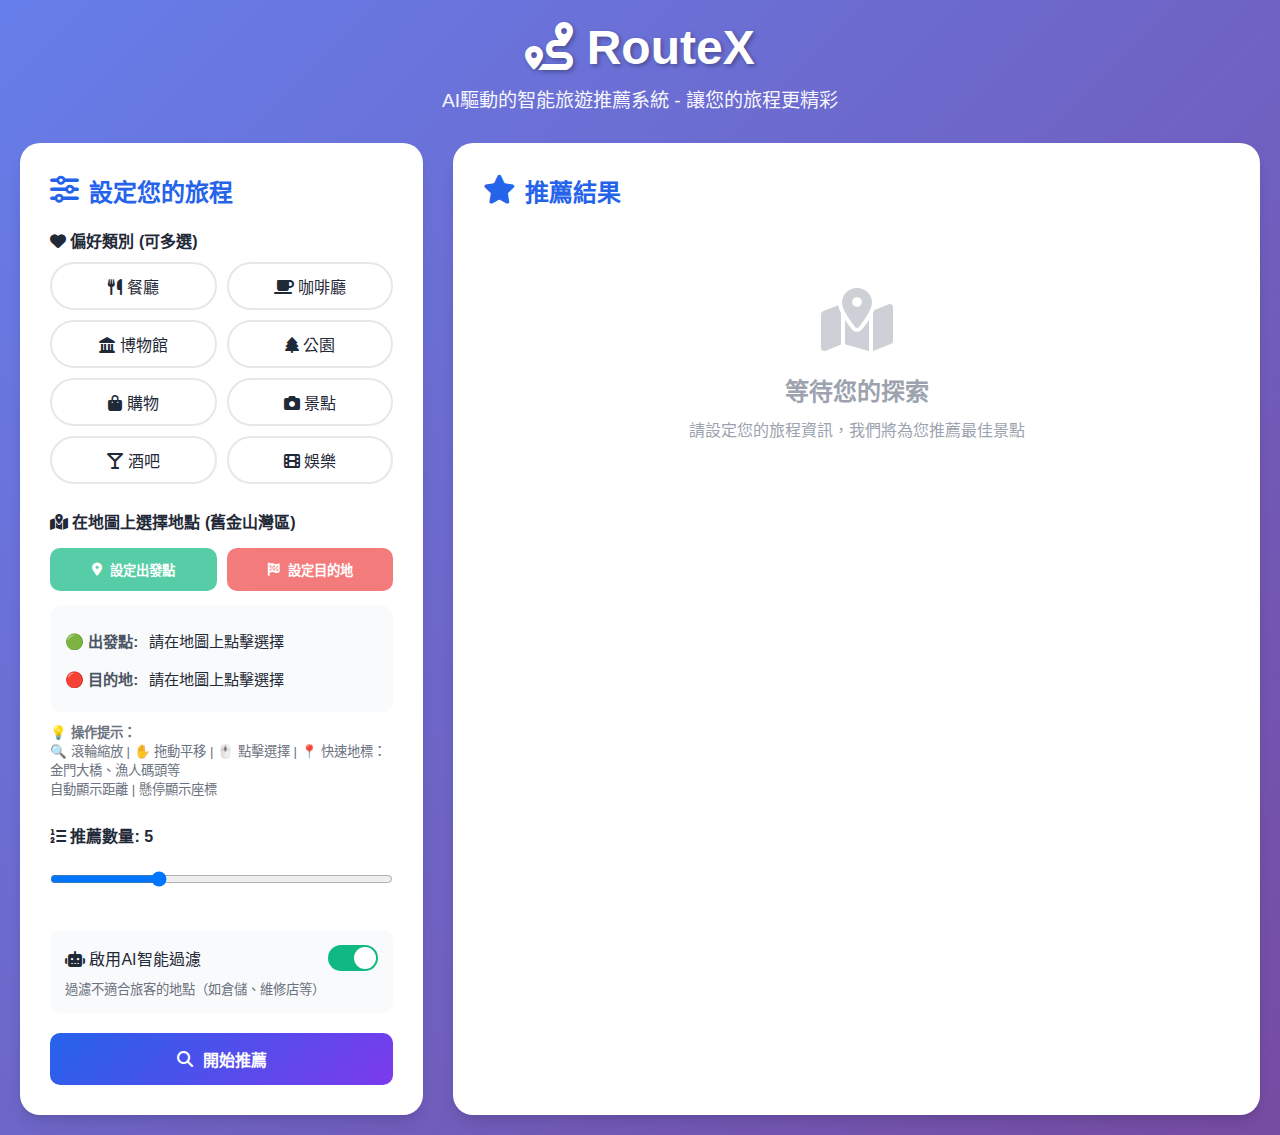
<file: templates/index.html>
<!DOCTYPE html>
<html lang="zh-TW">
<head>
    <meta charset="UTF-8">
    <meta name="viewport" content="width=device-width, initial-scale=1.0">
    <title>RouteX - 智能旅遊推薦系統</title>
    <link rel="stylesheet" href="/static/css/style.css">
    <link rel="stylesheet" href="/static/lib/fontawesome/all.min.css">
</head>
<body>
    <div class="container">
        <!-- Header -->
        <div class="header">
            <h1><i class="fas fa-route"></i> RouteX</h1>
            <p>AI驅動的智能旅遊推薦系統 - 讓您的旅程更精彩</p>
        </div>

        <!-- Main Content -->
        <div class="main-content">
            <!-- Input Panel -->
            <div class="input-panel">
                <h2 class="section-title">
                    <i class="fas fa-sliders-h"></i>
                    設定您的旅程
                </h2>

                <form id="recommendForm">
                    <!-- 偏好類別 -->
                    <div class="form-group">
                        <label>
                            <i class="fas fa-heart"></i> 偏好類別 (可多選)
                        </label>
                        <div class="category-grid">
                            <div class="category-chip" data-category="Restaurant">
                                <i class="fas fa-utensils"></i> 餐廳
                            </div>
                            <div class="category-chip" data-category="Cafe">
                                <i class="fas fa-coffee"></i> 咖啡廳
                            </div>
                            <div class="category-chip" data-category="Museum">
                                <i class="fas fa-landmark"></i> 博物館
                            </div>
                            <div class="category-chip" data-category="Park">
                                <i class="fas fa-tree"></i> 公園
                            </div>
                            <div class="category-chip" data-category="Shopping">
                                <i class="fas fa-shopping-bag"></i> 購物
                            </div>
                            <div class="category-chip" data-category="Tourist Attraction">
                                <i class="fas fa-camera"></i> 景點
                            </div>
                            <div class="category-chip" data-category="Bar">
                                <i class="fas fa-glass-martini"></i> 酒吧
                            </div>
                            <div class="category-chip" data-category="Entertainment">
                                <i class="fas fa-film"></i> 娛樂
                            </div>
                        </div>
                    </div>

                    <!-- 地點選擇地圖 -->
                    <div class="form-group">
                        <label>
                            <i class="fas fa-map-marked-alt"></i> 在地圖上選擇地點 (舊金山灣區)
                        </label>
                        <div id="locationPickerMap" style="margin-bottom: 15px;"></div>
                        <div style="display: flex; gap: 10px; margin-bottom: 15px;">
                            <button type="button" id="setStartBtn" class="location-btn" style="flex: 1; background: #10b981;">
                                <i class="fas fa-map-marker-alt"></i> 設定出發點
                            </button>
                            <button type="button" id="setEndBtn" class="location-btn" style="flex: 1; background: #ef4444;">
                                <i class="fas fa-flag-checkered"></i> 設定目的地
                            </button>
                        </div>
                        <div class="location-display">
                            <div class="location-item">
                                <strong>🟢 出發點:</strong> 
                                <span id="startLocationDisplay">請在地圖上點擊選擇</span>
                            </div>
                            <div class="location-item">
                                <strong>🔴 目的地:</strong> 
                                <span id="endLocationDisplay">請在地圖上點擊選擇</span>
                            </div>
                        </div>
                        <small style="color: #6b7280; margin-top: 10px; display: block;">
                            💡 <strong>操作提示：</strong><br>
                            🔍 滾輪縮放 | ✋ 拖動平移 | 🖱️ 點擊選擇 | 📍 快速地標：金門大橋、漁人碼頭等<br>
                            自動顯示距離 | 懸停顯示座標
                        </small>
                        <input type="hidden" id="startLocation" required>
                        <input type="hidden" id="endLocation" required>
                    </div>

                    <!-- 推薦數量 -->
                    <div class="form-group">
                        <label for="topK">
                            <i class="fas fa-list-ol"></i> 推薦數量: <span id="topKValue">5</span>
                        </label>
                        <input 
                            type="range" 
                            id="topK" 
                            class="form-control" 
                            min="3" 
                            max="10" 
                            value="5"
                            style="cursor: pointer;"
                        >
                    </div>

                    <!-- LLM過濾開關 -->
                    <div class="settings-toggle">
                        <label class="toggle-switch">
                            <span>
                                <i class="fas fa-robot"></i> 啟用AI智能過濾
                            </span>
                            <input type="checkbox" id="enableLLM" checked>
                        </label>
                        <small style="color: #6b7280; margin-top: 8px; display: block;">
                            過濾不適合旅客的地點（如倉儲、維修店等）
                        </small>
                    </div>

                    <!-- 提交按鈕 -->
                    <button type="submit" class="btn btn-primary" id="submitBtn">
                        <i class="fas fa-search"></i>
                        開始推薦
                    </button>
                </form>
            </div>

            <!-- Results Panel -->
            <div class="results-panel">
                <h2 class="section-title">
                    <i class="fas fa-star"></i>
                    推薦結果
                </h2>

                <!-- Empty State -->
                <div id="emptyState" class="empty-state">
                    <i class="fas fa-map-marked-alt"></i>
                    <h3>等待您的探索</h3>
                    <p>請設定您的旅程資訊，我們將為您推薦最佳景點</p>
                </div>

                <!-- Loading State -->
                <div id="loadingState" class="loading" style="display: none;">
                    <div class="spinner"></div>
                    <h3>正在尋找最佳推薦...</h3>
                    <p>AI正在分析您的路線和偏好</p>
                </div>

                <!-- Error State -->
                <div id="errorState" class="error-state" style="display: none;">
                    <i class="fas fa-exclamation-triangle"></i>
                    <h3>發生錯誤</h3>
                    <p id="errorMessage"></p>
                </div>

                <!-- Results Container -->
                <div id="resultsContainer" style="display: none;">
                    <!-- Statistics -->
                    <div class="stats-container">
                        <div class="stat-card">
                            <div class="stat-value" id="statTotal">0</div>
                            <div class="stat-label">推薦景點</div>
                        </div>
                        <div class="stat-card">
                            <div class="stat-value" id="statAvgScore">0.0</div>
                            <div class="stat-label">平均評分</div>
                        </div>
                        <div class="stat-card">
                            <div class="stat-value" id="statExtraTime">0</div>
                            <div class="stat-label">額外時間(分)</div>
                        </div>
                    </div>

                    <!-- Map -->
                    <div class="map-container">
                        <div id="map"></div>
                    </div>

                    <!-- Recommendations -->
                    <div id="recommendationsList" class="recommendations-grid"></div>
                </div>
            </div>
        </div>
    </div>

    <!-- Scripts -->
    <script src="/static/js/offline-map-picker.js"></script>
    <script src="/static/js/offline-result-map.js"></script>
    <script src="/static/js/app.js"></script>
</body>
</html>
</file>
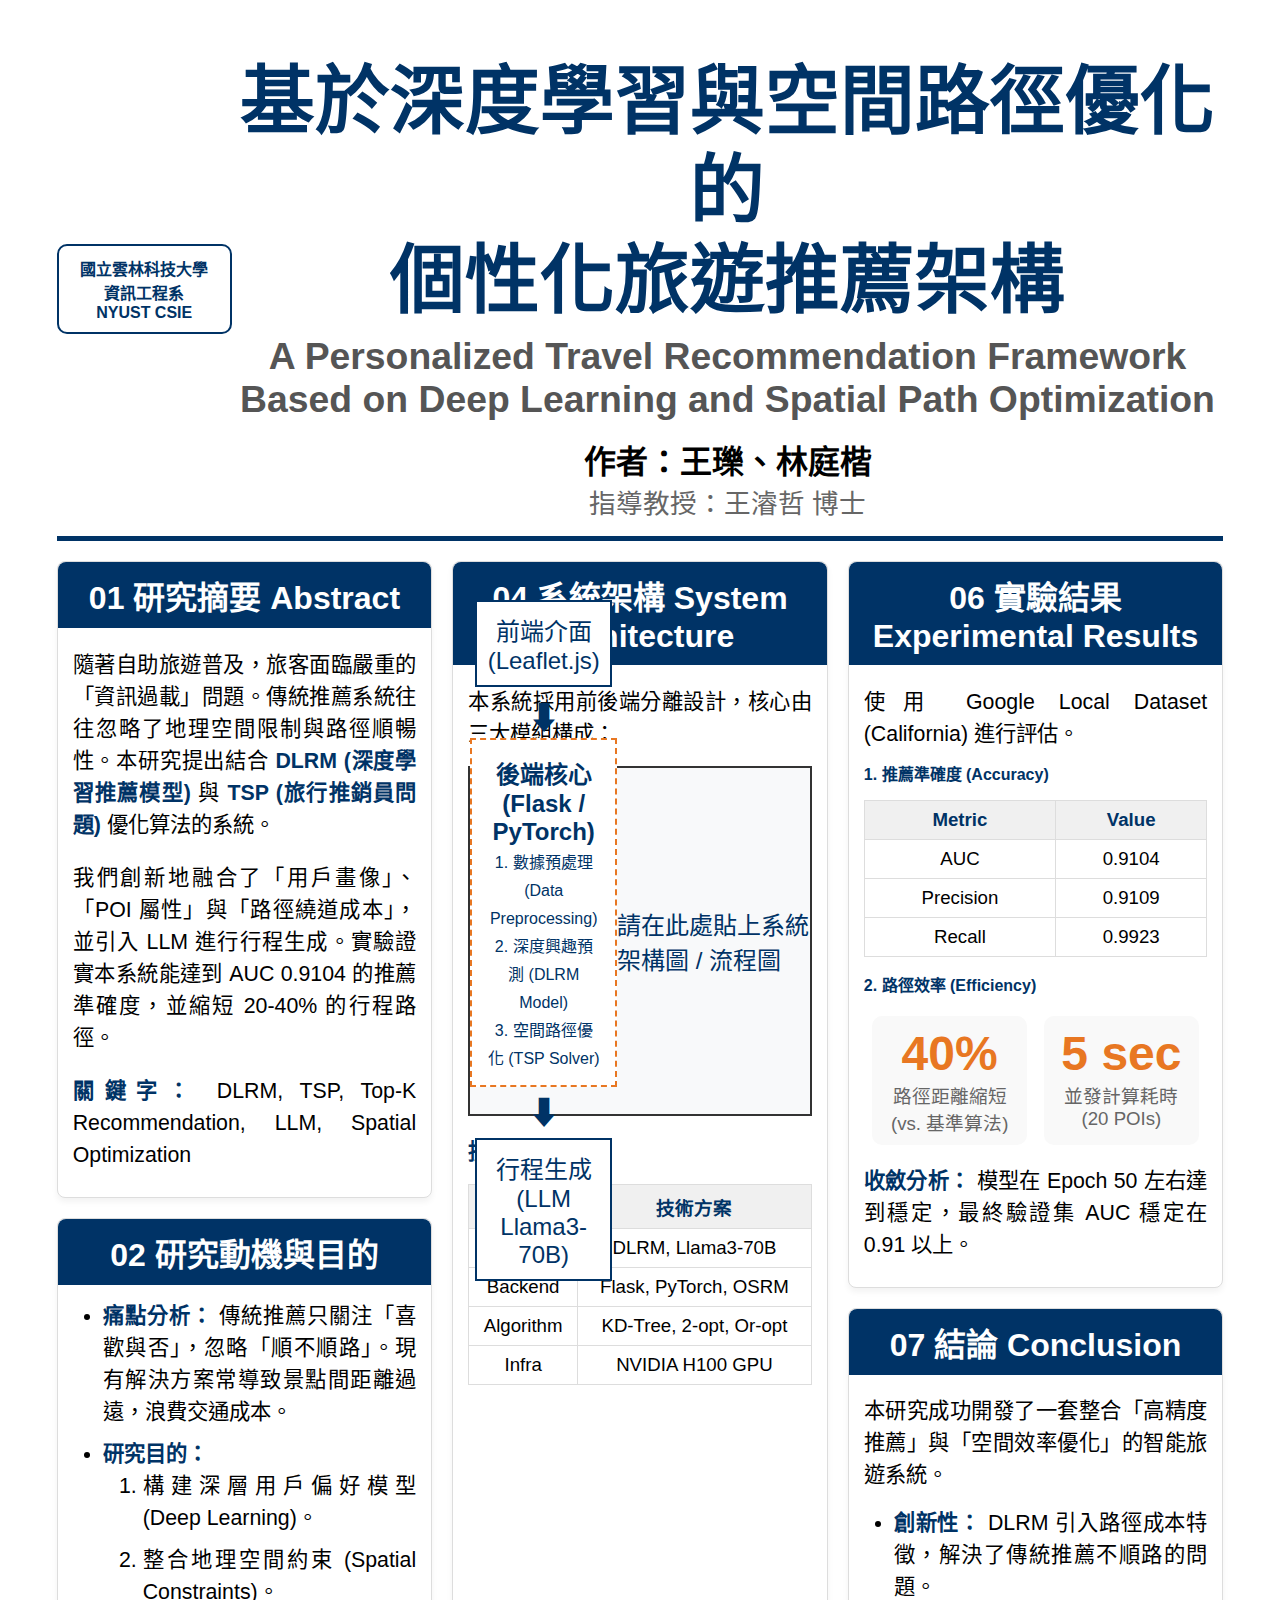
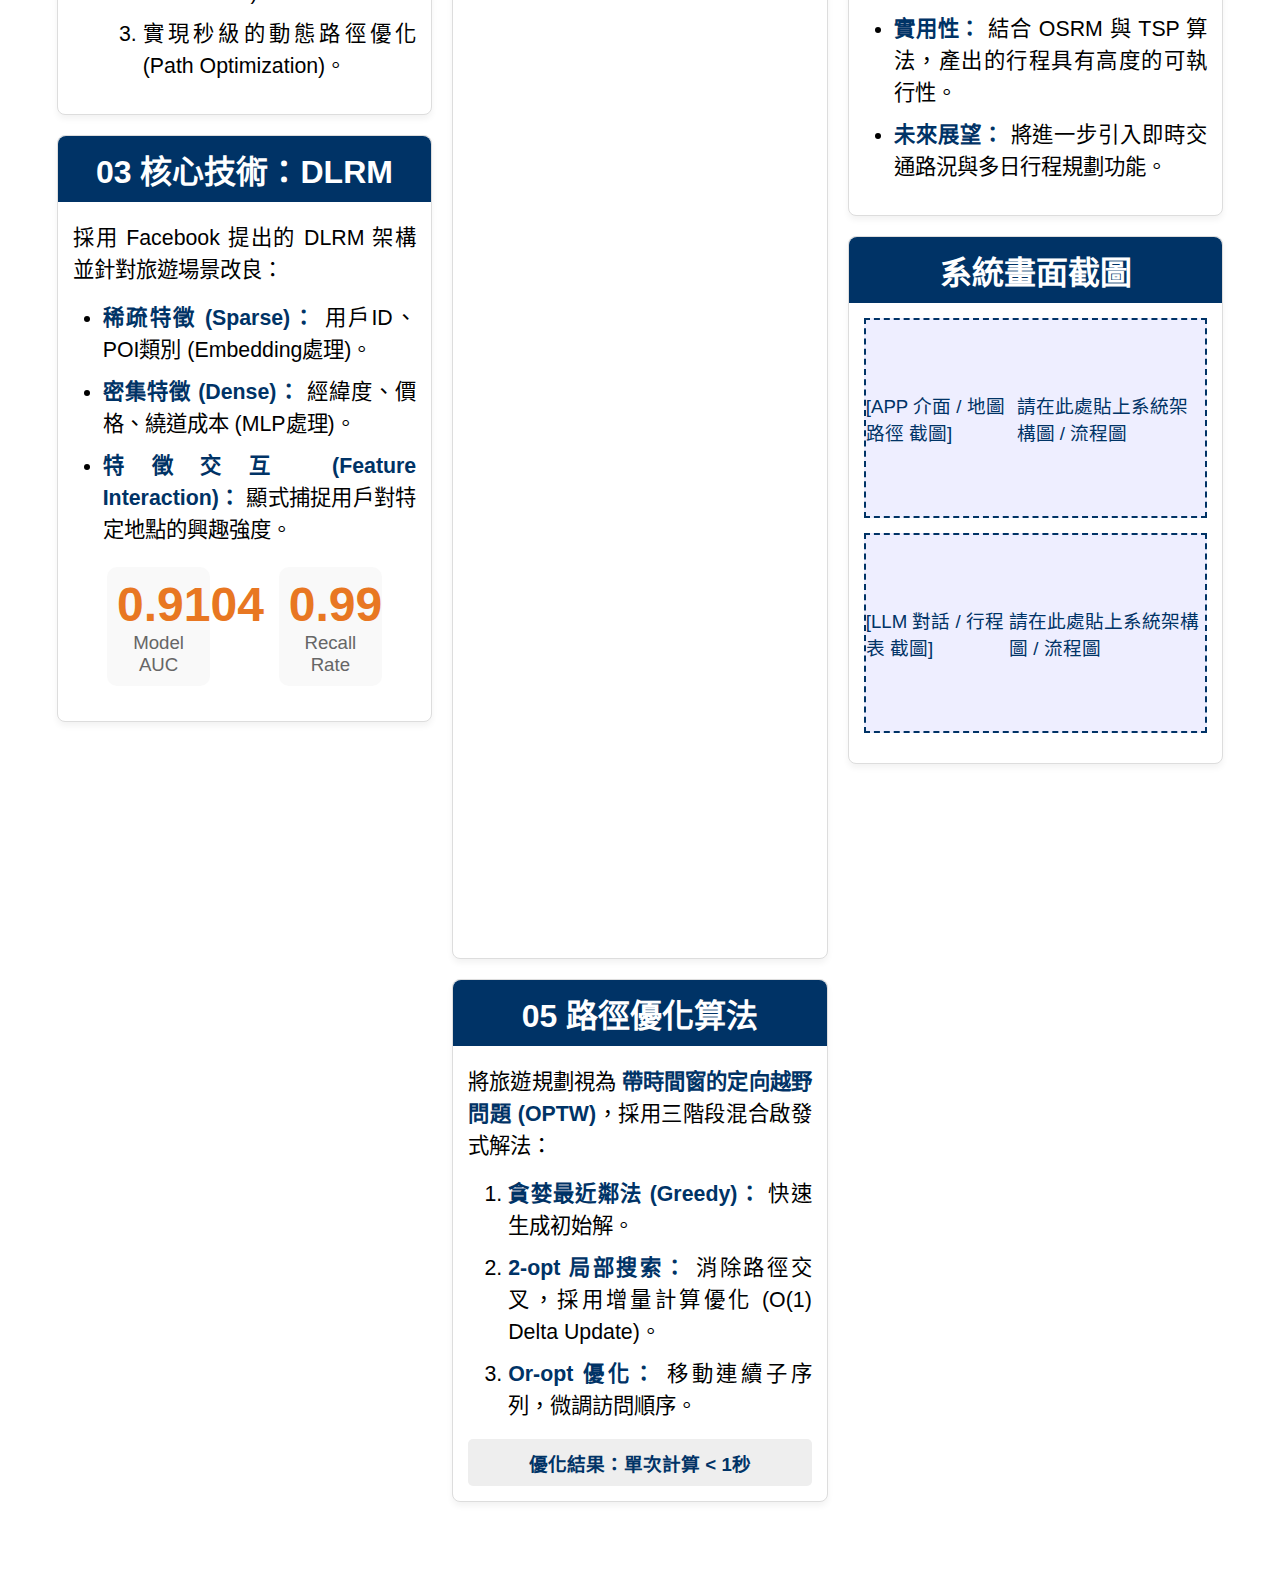
<file: poster.html>
<!DOCTYPE html>
<html lang="zh-TW">
<head>
    <meta charset="UTF-8">
    <meta name="viewport" content="width=device-width, initial-scale=1.0">
    <title>基於深度學習與空間路徑優化的個性化旅遊推薦架構 - A1 Poster</title>
    <style>
        /* A1 Size Setup */
        @page {
            size: A1 portrait; /* 594mm x 841mm */
            margin: 0;
        }

        :root {
            --primary-color: #003366; /* NYUST Blue-ish */
            --accent-color: #E87722; /* Orange for highlights */
            --bg-color: #f4f4f4;
            --text-color: #333;
            --box-bg: #ffffff;
        }

        * {
            box-sizing: border-box;
        }

        body {
            font-family: "Microsoft JhengHei", "Heiti TC", sans-serif;
            background-color: #ccc; /* Background for screen viewing */
            margin: 0;
            padding: 0;
            display: flex;
            justify-content: center;
        }

        /* Poster Container */
        .poster {
            width: 594mm;
            height: 841mm;
            background-color: white;
            display: flex;
            flex-direction: column;
            padding: 15mm;
            box-shadow: 0 0 20px rgba(0,0,0,0.5);
        }

        /* Header Section */
        header {
            display: flex;
            justify-content: space-between;
            align-items: center;
            border-bottom: 5px solid var(--primary-color);
            padding-bottom: 15px;
            margin-bottom: 20px;
        }

        .logo-area {
            width: 15%;
            text-align: center;
            font-weight: bold;
            color: var(--primary-color);
            border: 2px solid var(--primary-color);
            padding: 10px;
            border-radius: 10px;
        }

        .title-area {
            width: 85%;
            text-align: center;
        }

        h1 {
            font-size: 56pt;
            color: var(--primary-color);
            margin: 0;
            line-height: 1.2;
        }

        h2 {
            font-size: 28pt;
            color: #555;
            margin: 10px 0;
        }

        .authors {
            font-size: 24pt;
            font-weight: bold;
            margin-top: 15px;
        }

        .advisor {
            font-size: 20pt;
            color: #666;
        }

        /* Main Grid Layout */
        .content {
            display: grid;
            grid-template-columns: 1fr 1fr 1fr; /* 3 Columns */
            gap: 20px;
            flex-grow: 1;
        }

        /* Content Box Styling */
        .box {
            background: var(--box-bg);
            padding: 15px;
            border-radius: 8px;
            border: 1px solid #ddd;
            margin-bottom: 20px;
            box-shadow: 0 4px 6px rgba(0,0,0,0.05);
        }

        .box-title {
            background-color: var(--primary-color);
            color: white;
            font-size: 24pt;
            padding: 10px 15px;
            margin: -15px -15px 15px -15px;
            border-radius: 8px 8px 0 0;
            text-align: center;
            font-weight: bold;
        }

        p, li {
            font-size: 16pt;
            line-height: 1.5;
            text-align: justify;
            margin-bottom: 10px;
        }

        ul {
            padding-left: 30px;
        }

        strong {
            color: var(--primary-color);
        }

        /* Visual Placeholders */
        .diagram-placeholder {
            width: 100%;
            height: 250px;
            background-color: #eef;
            border: 2px dashed var(--primary-color);
            display: flex;
            align-items: center;
            justify-content: center;
            color: var(--primary-color);
            font-size: 18pt;
            margin: 15px 0;
            position: relative;
        }

        .diagram-placeholder::after {
            content: "請在此處貼上系統架構圖 / 流程圖";
        }

        /* Data Tables */
        table {
            width: 100%;
            border-collapse: collapse;
            margin: 15px 0;
            font-size: 14pt;
        }

        th, td {
            border: 1px solid #ddd;
            padding: 8px;
            text-align: center;
        }

        th {
            background-color: #f0f0f0;
            color: var(--primary-color);
        }

        /* Big Stats */
        .stat-grid {
            display: flex;
            justify-content: space-around;
            margin: 20px 0;
        }
        .stat-item {
            text-align: center;
            background: #f9f9f9;
            padding: 10px;
            border-radius: 10px;
            width: 30%;
        }
        .stat-val {
            font-size: 36pt;
            font-weight: bold;
            color: var(--accent-color);
            display: block;
        }
        .stat-label {
            font-size: 14pt;
            color: #666;
        }

        /* Column Specifics */
        .col-1, .col-2, .col-3 {
            display: flex;
            flex-direction: column;
        }

        /* Print Settings */
        @media print {
            body {
                background-color: white;
            }
            .poster {
                box-shadow: none;
                margin: 0;
            }
        }
    </style>
</head>
<body>

    <div class="poster">
        <header>
            <div class="logo-area">
                國立雲林科技大學<br>
                資訊工程系<br>
                NYUST CSIE
            </div>
            <div class="title-area">
                <h1>基於深度學習與空間路徑優化的<br>個性化旅遊推薦架構</h1>
                <h2>A Personalized Travel Recommendation Framework Based on Deep Learning and Spatial Path Optimization</h2>
                <div class="authors">作者：王瓅、林庭楷</div>
                <div class="advisor">指導教授：王濬哲 博士</div>
            </div>
        </header>

        <div class="content">
            
            <div class="col-1">
                <div class="box">
                    <div class="box-title">01 研究摘要 Abstract</div>
                    <p>隨著自助旅遊普及，旅客面臨嚴重的「資訊過載」問題。傳統推薦系統往往忽略了地理空間限制與路徑順暢性。本研究提出結合 <strong>DLRM (深度學習推薦模型)</strong> 與 <strong>TSP (旅行推銷員問題)</strong> 優化算法的系統。</p>
                    <p>我們創新地融合了「用戶畫像」、「POI 屬性」與「路徑繞道成本」，並引入 LLM 進行行程生成。實驗證實本系統能達到 AUC 0.9104 的推薦準確度，並縮短 20-40% 的行程路徑。</p>
                    <p><strong>關鍵字：</strong> DLRM, TSP, Top-K Recommendation, LLM, Spatial Optimization</p>
                </div>

                <div class="box">
                    <div class="box-title">02 研究動機與目的</div>
                    <ul>
                        <li><strong>痛點分析：</strong> 傳統推薦只關注「喜歡與否」，忽略「順不順路」。現有解決方案常導致景點間距離過遠，浪費交通成本。</li>
                        <li><strong>研究目的：</strong>
                            <ol>
                                <li>構建深層用戶偏好模型 (Deep Learning)。</li>
                                <li>整合地理空間約束 (Spatial Constraints)。</li>
                                <li>實現秒級的動態路徑優化 (Path Optimization)。</li>
                            </ol>
                        </li>
                    </ul>
                </div>

                <div class="box">
                    <div class="box-title">03 核心技術：DLRM</div>
                    <p>採用 Facebook 提出的 DLRM 架構並針對旅遊場景改良：</p>
                    <ul>
                        <li><strong>稀疏特徵 (Sparse)：</strong> 用戶ID、POI類別 (Embedding處理)。</li>
                        <li><strong>密集特徵 (Dense)：</strong> 經緯度、價格、繞道成本 (MLP處理)。</li>
                        <li><strong>特徵交互 (Feature Interaction)：</strong> 顯式捕捉用戶對特定地點的興趣強度。</li>
                    </ul>
                    <div class="stat-grid">
                        <div class="stat-item">
                            <span class="stat-val">0.9104</span>
                            <span class="stat-label">Model AUC</span>
                        </div>
                        <div class="stat-item">
                            <span class="stat-val">0.99</span>
                            <span class="stat-label">Recall Rate</span>
                        </div>
                    </div>
                </div>
            </div>

            <div class="col-2">
                <div class="box" style="flex-grow: 1;">
                    <div class="box-title">04 系統架構 System Architecture</div>
                    <p>本系統採用前後端分離設計，核心由三大模組構成：</p>
                    
                    <div class="diagram-placeholder" style="height: 350px; background-color: #f8f9fa; border: 2px solid #333;">
                        <div style="text-align: center; width: 80%;">
                            <div style="border:2px solid #003366; padding:10px; margin:5px; background:white;">前端介面 (Leaflet.js)</div>
                            <div style="font-size: 24pt;">⬇</div>
                            <div style="border:2px dashed #E87722; padding:15px; background:white;">
                                <strong>後端核心 (Flask / PyTorch)</strong><br>
                                <span style="font-size:12pt;">1. 數據預處理 (Data Preprocessing)</span><br>
                                <span style="font-size:12pt;">2. 深度興趣預測 (DLRM Model)</span><br>
                                <span style="font-size:12pt;">3. 空間路徑優化 (TSP Solver)</span>
                            </div>
                            <div style="font-size: 24pt;">⬇</div>
                            <div style="border:2px solid #003366; padding:10px; margin:5px; background:white;">行程生成 (LLM Llama3-70B)</div>
                        </div>
                    </div>

                    <p><strong>技術堆疊：</strong></p>
                    <table>
                        <tr>
                            <th>類別</th>
                            <th>技術方案</th>
                        </tr>
                        <tr>
                            <td>AI Model</td>
                            <td>DLRM, Llama3-70B</td>
                        </tr>
                        <tr>
                            <td>Backend</td>
                            <td>Flask, PyTorch, OSRM</td>
                        </tr>
                        <tr>
                            <td>Algorithm</td>
                            <td>KD-Tree, 2-opt, Or-opt</td>
                        </tr>
                        <tr>
                            <td>Infra</td>
                            <td>NVIDIA H100 GPU</td>
                        </tr>
                    </table>
                </div>

                <div class="box">
                    <div class="box-title">05 路徑優化算法</div>
                    <p>將旅遊規劃視為 <strong>帶時間窗的定向越野問題 (OPTW)</strong>，採用三階段混合啟發式解法：</p>
                    <ol>
                        <li><strong>貪婪最近鄰法 (Greedy)：</strong> 快速生成初始解。</li>
                        <li><strong>2-opt 局部搜索：</strong> 消除路徑交叉，採用增量計算優化 (O(1) Delta Update)。</li>
                        <li><strong>Or-opt 優化：</strong> 移動連續子序列，微調訪問順序。</li>
                    </ol>
                    <div style="background:#eee; padding:10px; border-radius:5px; font-size:14pt; text-align:center;">
                        <strong>優化結果：單次計算 < 1秒</strong>
                    </div>
                </div>
            </div>

            <div class="col-3">
                <div class="box">
                    <div class="box-title">06 實驗結果 Experimental Results</div>
                    <p>使用 Google Local Dataset (California) 進行評估。</p>
                    
                    <strong>1. 推薦準確度 (Accuracy)</strong>
                    <table>
                        <thead>
                            <tr>
                                <th>Metric</th>
                                <th>Value</th>
                            </tr>
                        </thead>
                        <tbody>
                            <tr>
                                <td>AUC</td>
                                <td>0.9104</td>
                            </tr>
                            <tr>
                                <td>Precision</td>
                                <td>0.9109</td>
                            </tr>
                            <tr>
                                <td>Recall</td>
                                <td>0.9923</td>
                            </tr>
                        </tbody>
                    </table>

                    <strong>2. 路徑效率 (Efficiency)</strong>
                    <div class="stat-grid">
                        <div class="stat-item" style="width: 45%;">
                            <span class="stat-val">40%</span>
                            <span class="stat-label">路徑距離縮短<br>(vs. 基準算法)</span>
                        </div>
                        <div class="stat-item" style="width: 45%;">
                            <span class="stat-val">5 sec</span>
                            <span class="stat-label">並發計算耗時<br>(20 POIs)</span>
                        </div>
                    </div>
                    
                    <p><strong>收斂分析：</strong> 模型在 Epoch 50 左右達到穩定，最終驗證集 AUC 穩定在 0.91 以上。</p>
                </div>

                <div class="box">
                    <div class="box-title">07 結論 Conclusion</div>
                    <p>本研究成功開發了一套整合「高精度推薦」與「空間效率優化」的智能旅遊系統。</p>
                    <ul>
                        <li><strong>創新性：</strong> DLRM 引入路徑成本特徵，解決了傳統推薦不順路的問題。</li>
                        <li><strong>實用性：</strong> 結合 OSRM 與 TSP 算法，產出的行程具有高度的可執行性。</li>
                        <li><strong>未來展望：</strong> 將進一步引入即時交通路況與多日行程規劃功能。</li>
                    </ul>
                </div>
                
                <div class="box">
                    <div class="box-title">系統畫面截圖</div>
                    <div class="diagram-placeholder" style="height: 200px; font-size: 14pt;">
                        [APP 介面 / 地圖路徑 截圖]
                    </div>
                    <div class="diagram-placeholder" style="height: 200px; font-size: 14pt;">
                        [LLM 對話 / 行程表 截圖]
                    </div>
                </div>
            </div>

        </div>
    </div>

</body>
</html>
</file>
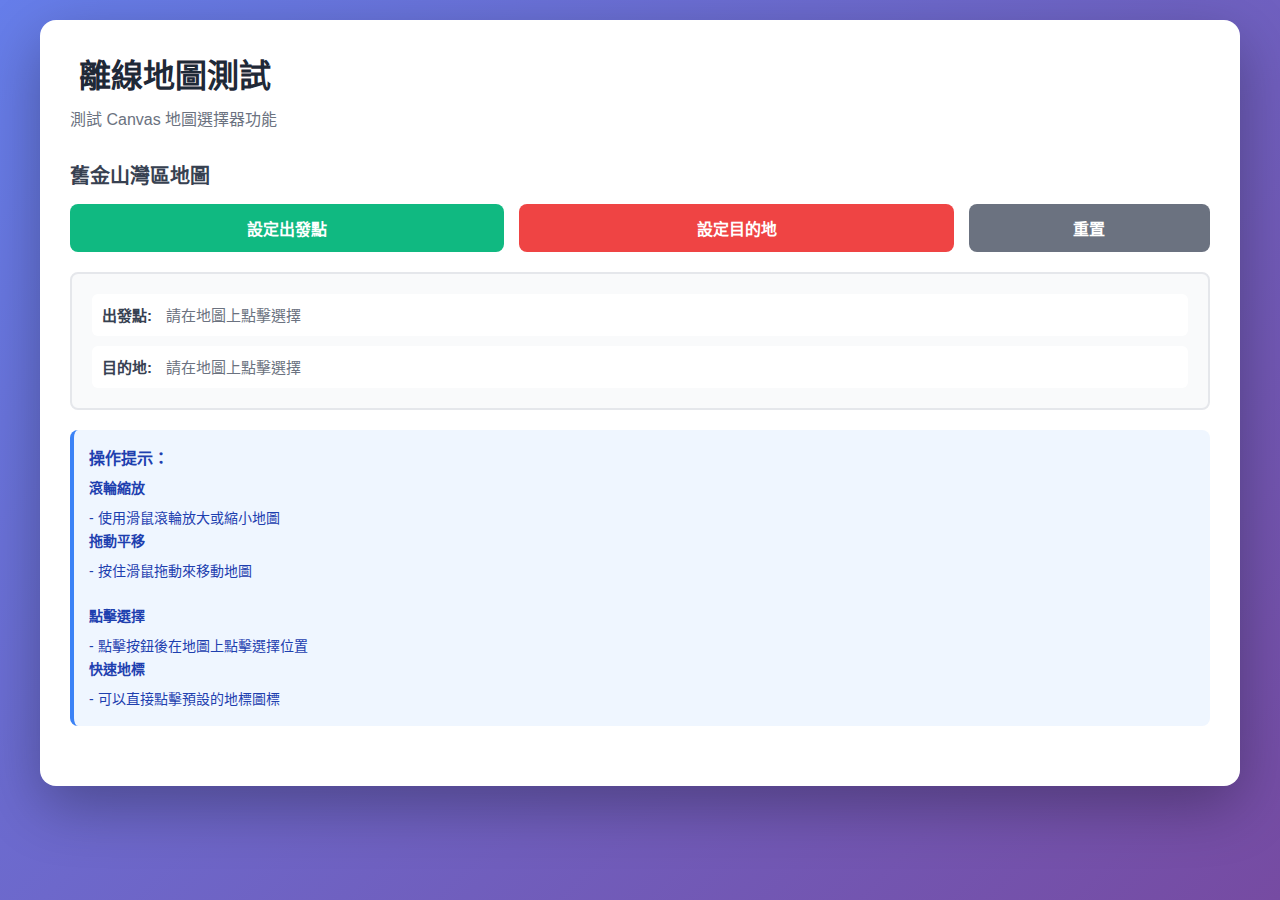
<file: test_map.html>
<!DOCTYPE html>
<html lang="zh-TW">
<head>
    <meta charset="UTF-8">
    <meta name="viewport" content="width=device-width, initial-scale=1.0">
    <title>地圖測試 - RouteX</title>
    <style>
        * {
            margin: 0;
            padding: 0;
            box-sizing: border-box;
        }

        body {
            font-family: -apple-system, BlinkMacSystemFont, 'Segoe UI', sans-serif;
            background: linear-gradient(135deg, #667eea 0%, #764ba2 100%);
            padding: 20px;
            min-height: 100vh;
        }

        .container {
            max-width: 1200px;
            margin: 0 auto;
            background: white;
            border-radius: 16px;
            padding: 30px;
            box-shadow: 0 20px 60px rgba(0,0,0,0.3);
        }

        h1 {
            color: #1f2937;
            margin-bottom: 10px;
            font-size: 32px;
        }

        .subtitle {
            color: #6b7280;
            margin-bottom: 30px;
            font-size: 16px;
        }

        .map-section {
            margin-bottom: 30px;
        }

        .map-title {
            font-size: 20px;
            font-weight: 600;
            color: #374151;
            margin-bottom: 15px;
            display: flex;
            align-items: center;
            gap: 10px;
        }

        .button-group {
            display: flex;
            gap: 15px;
            margin-bottom: 20px;
        }

        .btn {
            flex: 1;
            padding: 12px 24px;
            border: none;
            border-radius: 8px;
            font-size: 16px;
            font-weight: 600;
            cursor: pointer;
            transition: all 0.3s;
            color: white;
        }

        .btn-start {
            background: #10b981;
        }

        .btn-start:hover {
            background: #059669;
            transform: translateY(-2px);
        }

        .btn-end {
            background: #ef4444;
        }

        .btn-end:hover {
            background: #dc2626;
            transform: translateY(-2px);
        }

        .btn-reset {
            background: #6b7280;
            flex: 0.5;
        }

        .btn-reset:hover {
            background: #4b5563;
            transform: translateY(-2px);
        }

        .location-display {
            background: #f9fafb;
            border: 2px solid #e5e7eb;
            border-radius: 8px;
            padding: 20px;
            margin-top: 20px;
        }

        .location-item {
            padding: 10px;
            margin-bottom: 10px;
            background: white;
            border-radius: 6px;
            font-size: 15px;
        }

        .location-item:last-child {
            margin-bottom: 0;
        }

        .location-item strong {
            color: #374151;
            margin-right: 10px;
        }

        .location-item span {
            color: #6b7280;
            font-family: 'Courier New', monospace;
        }

        .instructions {
            background: #eff6ff;
            border-left: 4px solid #3b82f6;
            padding: 15px;
            border-radius: 8px;
            margin-top: 20px;
        }

        .instructions strong {
            color: #1e40af;
            display: block;
            margin-bottom: 8px;
        }

        .instructions p {
            color: #1e40af;
            font-size: 14px;
            line-height: 1.6;
        }

        .status {
            margin-top: 20px;
            padding: 15px;
            border-radius: 8px;
            font-size: 14px;
            display: none;
        }

        .status.success {
            background: #d1fae5;
            color: #065f46;
            border: 1px solid #10b981;
        }

        .status.info {
            background: #dbeafe;
            color: #1e40af;
            border: 1px solid #3b82f6;
        }
    </style>
</head>
<body>
    <div class="container">
        <h1>️ 離線地圖測試</h1>
        <p class="subtitle">測試 Canvas 地圖選擇器功能</p>

        <div class="map-section">
            <div class="map-title">
                 舊金山灣區地圖
            </div>

            <div class="button-group">
                <button class="btn btn-start" id="setStartBtn">
                     設定出發點
                </button>
                <button class="btn btn-end" id="setEndBtn">
                     設定目的地
                </button>
                <button class="btn btn-reset" id="resetBtn">
                     重置
                </button>
            </div>

            <!-- 地圖容器 -->
            <div id="locationPickerMap"></div>

            <!-- 座標顯示 -->
            <div class="location-display">
                <div class="location-item">
                    <strong> 出發點:</strong>
                    <span id="startLocationDisplay">請在地圖上點擊選擇</span>
                </div>
                <div class="location-item">
                    <strong> 目的地:</strong>
                    <span id="endLocationDisplay">請在地圖上點擊選擇</span>
                </div>
            </div>

            <!-- 操作說明 -->
            <div class="instructions">
                <strong> 操作提示：</strong>
                <p>
                     <strong>滾輪縮放</strong> - 使用滑鼠滾輪放大或縮小地圖<br>
                     <strong>拖動平移</strong> - 按住滑鼠拖動來移動地圖<br>
                    ️ <strong>點擊選擇</strong> - 點擊按鈕後在地圖上點擊選擇位置<br>
                     <strong>快速地標</strong> - 可以直接點擊預設的地標圖標
                </p>
            </div>

            <!-- 狀態訊息 -->
            <div class="status" id="statusMsg"></div>
        </div>
    </div>

    <!-- 引入地圖腳本 -->
    <script src="static/js/offline-map-picker.js"></script>
    <script>
        let offlineMapPicker = null;
        let startLocation = null;
        let endLocation = null;

        // 顯示狀態訊息
        function showStatus(message, type = 'info') {
            const statusEl = document.getElementById('statusMsg');
            statusEl.textContent = message;
            statusEl.className = `status ${type}`;
            statusEl.style.display = 'block';
            
            setTimeout(() => {
                statusEl.style.display = 'none';
            }, 3000);
        }

        // 初始化地圖
        function initMap() {
            offlineMapPicker = new OfflineMapPicker('locationPickerMap', {
                bounds: {
                    minLat: 37.6,
                    maxLat: 37.9,
                    minLng: -122.6,
                    maxLng: -122.2
                },
                onStartSelect: (lat, lng) => {
                    startLocation = [lat, lng];
                    document.getElementById('startLocationDisplay').textContent = 
                        `${lat.toFixed(4)}, ${lng.toFixed(4)}`;
                    document.getElementById('setStartBtn').style.opacity = '0.7';
                    showStatus(' 出發點已設定！', 'success');
                },
                onEndSelect: (lat, lng) => {
                    endLocation = [lat, lng];
                    document.getElementById('endLocationDisplay').textContent = 
                        `${lat.toFixed(4)}, ${lng.toFixed(4)}`;
                    document.getElementById('setEndBtn').style.opacity = '0.7';
                    showStatus(' 目的地已設定！', 'success');
                }
            });
        }

        // 設定出發點按鈕
        document.getElementById('setStartBtn').addEventListener('click', function() {
            offlineMapPicker.setSelectingStart(true);
            this.style.opacity = '1';
            document.getElementById('setEndBtn').style.opacity = '0.7';
            showStatus(' 請在地圖上點擊選擇出發點', 'info');
        });

        // 設定目的地按鈕
        document.getElementById('setEndBtn').addEventListener('click', function() {
            offlineMapPicker.setSelectingEnd(true);
            this.style.opacity = '1';
            document.getElementById('setStartBtn').style.opacity = '0.7';
            showStatus(' 請在地圖上點擊選擇目的地', 'info');
        });

        // 重置按鈕
        document.getElementById('resetBtn').addEventListener('click', function() {
            offlineMapPicker.reset();
            startLocation = null;
            endLocation = null;
            document.getElementById('startLocationDisplay').textContent = '請在地圖上點擊選擇';
            document.getElementById('endLocationDisplay').textContent = '請在地圖上點擊選擇';
            document.getElementById('setStartBtn').style.opacity = '1';
            document.getElementById('setEndBtn').style.opacity = '1';
            showStatus(' 地圖已重置', 'info');
        });

        // 頁面載入後初始化
        window.addEventListener('load', () => {
            initMap();
            showStatus('️ 地圖已載入，請開始選擇位置', 'success');
        });
    </script>
</body>
</html>
</file>
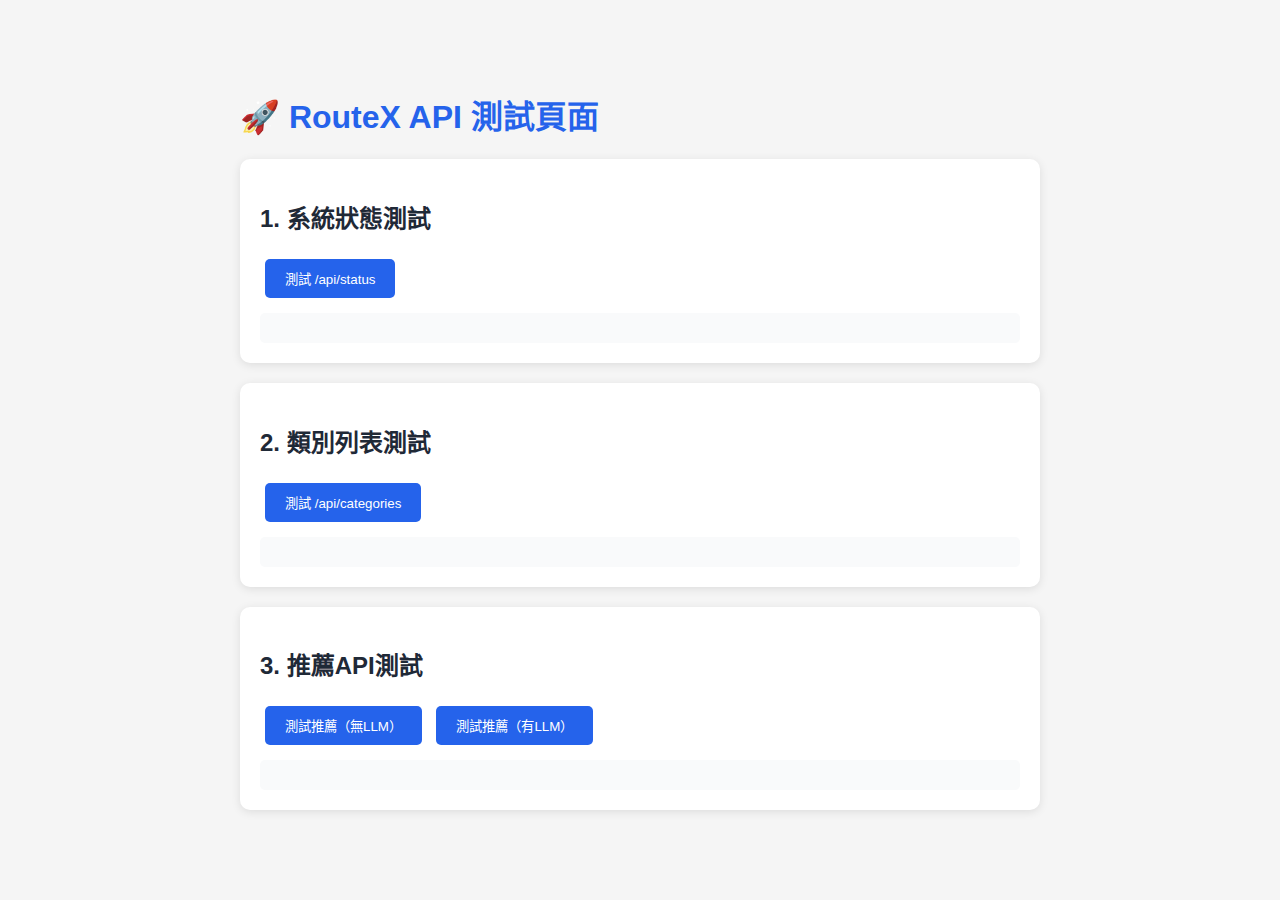
<file: templates/test.html>
<!DOCTYPE html>
<html lang="zh-TW">
<head>
    <meta charset="UTF-8">
    <meta name="viewport" content="width=device-width, initial-scale=1.0">
    <title>RouteX API 測試</title>
    <style>
        body {
            font-family: Arial, sans-serif;
            max-width: 800px;
            margin: 50px auto;
            padding: 20px;
            background: #f5f5f5;
        }
        .test-section {
            background: white;
            padding: 20px;
            margin: 20px 0;
            border-radius: 10px;
            box-shadow: 0 2px 10px rgba(0,0,0,0.1);
        }
        h1 { color: #2563eb; }
        h2 { color: #1f2937; }
        button {
            background: #2563eb;
            color: white;
            padding: 10px 20px;
            border: none;
            border-radius: 5px;
            cursor: pointer;
            margin: 5px;
        }
        button:hover { background: #1d4ed8; }
        .result {
            background: #f9fafb;
            padding: 15px;
            margin-top: 10px;
            border-radius: 5px;
            white-space: pre-wrap;
            font-family: monospace;
            font-size: 12px;
        }
        .success { color: #10b981; }
        .error { color: #ef4444; }
    </style>
</head>
<body>
    <h1>🚀 RouteX API 測試頁面</h1>
    
    <div class="test-section">
        <h2>1. 系統狀態測試</h2>
        <button onclick="testStatus()">測試 /api/status</button>
        <div id="statusResult" class="result"></div>
    </div>
    
    <div class="test-section">
        <h2>2. 類別列表測試</h2>
        <button onclick="testCategories()">測試 /api/categories</button>
        <div id="categoriesResult" class="result"></div>
    </div>
    
    <div class="test-section">
        <h2>3. 推薦API測試</h2>
        <button onclick="testRecommend(false)">測試推薦（無LLM）</button>
        <button onclick="testRecommend(true)">測試推薦（有LLM）</button>
        <div id="recommendResult" class="result"></div>
    </div>

    <script>
        async function testStatus() {
            const result = document.getElementById('statusResult');
            result.textContent = '測試中...';
            
            try {
                const response = await fetch('/api/status');
                const data = await response.json();
                result.innerHTML = `<span class="success">✅ 成功</span>\n${JSON.stringify(data, null, 2)}`;
            } catch (error) {
                result.innerHTML = `<span class="error">❌ 失敗</span>\n${error.message}`;
            }
        }
        
        async function testCategories() {
            const result = document.getElementById('categoriesResult');
            result.textContent = '測試中...';
            
            try {
                const response = await fetch('/api/categories');
                const data = await response.json();
                result.innerHTML = `<span class="success">✅ 成功</span>\n${JSON.stringify(data, null, 2)}`;
            } catch (error) {
                result.innerHTML = `<span class="error">❌ 失敗</span>\n${error.message}`;
            }
        }
        
        async function testRecommend(enableLLM) {
            const result = document.getElementById('recommendResult');
            result.textContent = `測試中 (LLM: ${enableLLM ? '啟用' : '禁用'})...`;
            
            const requestData = {
                start_location: [37.7749, -122.4194],  // 舊金山
                end_location: [37.8199, -122.4783],    // 金門大橋
                categories: ["Restaurant", "Cafe"],
                top_k: 3,
                enable_llm: enableLLM
            };
            
            try {
                const response = await fetch('/api/recommend', {
                    method: 'POST',
                    headers: {
                        'Content-Type': 'application/json'
                    },
                    body: JSON.stringify(requestData)
                });
                
                const data = await response.json();
                
                if (data.success) {
                    result.innerHTML = `<span class="success">✅ 成功</span>\n獲得 ${data.count} 個推薦\n\n${JSON.stringify(data, null, 2)}`;
                } else {
                    result.innerHTML = `<span class="error">❌ 失敗</span>\n${JSON.stringify(data, null, 2)}`;
                }
            } catch (error) {
                result.innerHTML = `<span class="error">❌ 失敗</span>\n${error.message}`;
            }
        }
    </script>
</body>
</html>
</file>
<file: static/css/style.css>
/* RouteX - 旅遊推薦系統樣式 */

:root {
    --primary-color: #2563eb;
    --secondary-color: #7c3aed;
    --success-color: #10b981;
    --warning-color: #f59e0b;
    --danger-color: #ef4444;
    --dark-color: #1f2937;
    --light-color: #f9fafb;
    --border-color: #e5e7eb;
    --shadow: 0 4px 6px -1px rgba(0, 0, 0, 0.1), 0 2px 4px -1px rgba(0, 0, 0, 0.06);
    --shadow-lg: 0 10px 15px -3px rgba(0, 0, 0, 0.1), 0 4px 6px -2px rgba(0, 0, 0, 0.05);
}

* {
    margin: 0;
    padding: 0;
    box-sizing: border-box;
}

body {
    font-family: 'Segoe UI', Tahoma, Geneva, Verdana, sans-serif;
    background: linear-gradient(135deg, #667eea 0%, #764ba2 100%);
    min-height: 100vh;
    padding: 20px;
    color: var(--dark-color);
}

.container {
    max-width: 1400px;
    margin: 0 auto;
}

/* Header */
.header {
    text-align: center;
    color: white;
    margin-bottom: 30px;
    animation: fadeInDown 0.6s ease-out;
}

.header h1 {
    font-size: 3rem;
    font-weight: 700;
    margin-bottom: 10px;
    text-shadow: 2px 2px 4px rgba(0, 0, 0, 0.3);
}

.header p {
    font-size: 1.2rem;
    opacity: 0.95;
}

/* Main Content */
.main-content {
    display: grid;
    grid-template-columns: 1fr 2fr;
    gap: 30px;
    animation: fadeInUp 0.6s ease-out;
}

/* Input Panel */
.input-panel {
    background: white;
    border-radius: 20px;
    padding: 30px;
    box-shadow: var(--shadow-lg);
    height: fit-content;
}

.section-title {
    font-size: 1.5rem;
    font-weight: 600;
    margin-bottom: 20px;
    color: var(--primary-color);
    display: flex;
    align-items: center;
    gap: 10px;
}

.section-title i {
    font-size: 1.8rem;
}

.form-group {
    margin-bottom: 25px;
}

.form-group label {
    display: block;
    font-weight: 600;
    margin-bottom: 10px;
    color: var(--dark-color);
}

.form-control {
    width: 100%;
    padding: 12px 15px;
    border: 2px solid var(--border-color);
    border-radius: 10px;
    font-size: 1rem;
    transition: all 0.3s ease;
}

.form-control:focus {
    outline: none;
    border-color: var(--primary-color);
    box-shadow: 0 0 0 3px rgba(37, 99, 235, 0.1);
}

/* Category Selection */
.category-grid {
    display: grid;
    grid-template-columns: repeat(2, 1fr);
    gap: 10px;
    margin-top: 10px;
}

.category-chip {
    padding: 10px 15px;
    border: 2px solid var(--border-color);
    border-radius: 25px;
    cursor: pointer;
    transition: all 0.3s ease;
    text-align: center;
    font-weight: 500;
    background: white;
}

.category-chip:hover {
    border-color: var(--primary-color);
    background: rgba(37, 99, 235, 0.05);
}

.category-chip.active {
    background: var(--primary-color);
    color: white;
    border-color: var(--primary-color);
}

/* Buttons */
.btn {
    padding: 14px 30px;
    border: none;
    border-radius: 10px;
    font-size: 1rem;
    font-weight: 600;
    cursor: pointer;
    transition: all 0.3s ease;
    display: flex;
    align-items: center;
    justify-content: center;
    gap: 10px;
}

.btn-primary {
    background: linear-gradient(135deg, var(--primary-color), var(--secondary-color));
    color: white;
    width: 100%;
    margin-top: 10px;
}

.btn-primary:hover {
    transform: translateY(-2px);
    box-shadow: var(--shadow-lg);
}

.btn-primary:active {
    transform: translateY(0);
}

.btn-primary:disabled {
    opacity: 0.6;
    cursor: not-allowed;
    transform: none;
}

/* Results Panel */
.results-panel {
    background: white;
    border-radius: 20px;
    padding: 30px;
    box-shadow: var(--shadow-lg);
}

.loading {
    text-align: center;
    padding: 60px 20px;
}

.spinner {
    border: 4px solid var(--border-color);
    border-top: 4px solid var(--primary-color);
    border-radius: 50%;
    width: 50px;
    height: 50px;
    animation: spin 1s linear infinite;
    margin: 0 auto 20px;
}

@keyframes spin {
    0% { transform: rotate(0deg); }
    100% { transform: rotate(360deg); }
}

/* Map Container */
.map-container {
    width: 100%;
    height: 400px;
    border-radius: 15px;
    overflow: hidden;
    margin-bottom: 30px;
    box-shadow: var(--shadow);
}

#map {
    width: 100%;
    height: 100%;
}

/* Recommendation Cards */
.recommendations-grid {
    display: grid;
    gap: 20px;
}

.recommendation-card {
    background: white;
    border: 2px solid var(--border-color);
    border-radius: 15px;
    padding: 20px;
    transition: all 0.3s ease;
    animation: fadeInUp 0.4s ease-out;
}

.recommendation-card:hover {
    transform: translateY(-5px);
    box-shadow: var(--shadow-lg);
    border-color: var(--primary-color);
}

.card-header {
    display: flex;
    justify-content: space-between;
    align-items: start;
    margin-bottom: 15px;
}

.card-rank {
    background: linear-gradient(135deg, var(--primary-color), var(--secondary-color));
    color: white;
    width: 40px;
    height: 40px;
    border-radius: 50%;
    display: flex;
    align-items: center;
    justify-content: center;
    font-weight: 700;
    font-size: 1.2rem;
    flex-shrink: 0;
}

.card-title {
    flex: 1;
    margin-left: 15px;
}

.card-title h3 {
    font-size: 1.3rem;
    color: var(--dark-color);
    margin-bottom: 5px;
}

.card-category {
    display: inline-block;
    background: var(--light-color);
    color: var(--primary-color);
    padding: 4px 12px;
    border-radius: 15px;
    font-size: 0.85rem;
    font-weight: 500;
}

.card-score {
    background: var(--success-color);
    color: white;
    padding: 8px 16px;
    border-radius: 10px;
    font-weight: 600;
    font-size: 1.1rem;
    flex-shrink: 0;
}

.card-body {
    margin-top: 15px;
}

.card-info {
    display: grid;
    grid-template-columns: repeat(2, 1fr);
    gap: 15px;
    margin-bottom: 15px;
}

.info-item {
    display: flex;
    align-items: center;
    gap: 8px;
    color: #6b7280;
}

.info-item i {
    color: var(--primary-color);
    font-size: 1.1rem;
}

.card-location {
    margin: 12px 0;
    padding: 10px 12px;
    background: linear-gradient(135deg, #f0f9ff 0%, #e0f2fe 100%);
    border-left: 3px solid var(--primary-color);
    border-radius: 6px;
}

.location-coords {
    display: flex;
    align-items: center;
    gap: 8px;
    font-size: 0.9rem;
}

.location-coords i {
    color: var(--primary-color);
    font-size: 1rem;
}

.coord-label {
    font-weight: 600;
    color: var(--dark-color);
}

.coord-value {
    font-family: 'Courier New', monospace;
    color: #1e40af;
    font-weight: 500;
    cursor: pointer;
    padding: 2px 6px;
    border-radius: 4px;
    transition: all 0.2s;
}

.coord-value:hover {
    background: rgba(59, 130, 246, 0.1);
}

.coord-value .lat,
.coord-value .lng {
    font-weight: 600;
}

.card-details {
    background: var(--light-color);
    padding: 15px;
    border-radius: 10px;
    margin-top: 15px;
}

.detail-row {
    display: flex;
    justify-content: space-between;
    padding: 8px 0;
    border-bottom: 1px solid var(--border-color);
}

.detail-row:last-child {
    border-bottom: none;
}

.detail-label {
    font-weight: 600;
    color: var(--dark-color);
}

.detail-value {
    color: #6b7280;
}

.llm-badge {
    display: inline-flex;
    align-items: center;
    gap: 5px;
    background: var(--success-color);
    color: white;
    padding: 4px 12px;
    border-radius: 15px;
    font-size: 0.85rem;
    font-weight: 500;
}

/* Empty State */
.empty-state {
    text-align: center;
    padding: 60px 20px;
    color: #9ca3af;
}

.empty-state i {
    font-size: 4rem;
    margin-bottom: 20px;
    opacity: 0.5;
}

.empty-state h3 {
    font-size: 1.5rem;
    margin-bottom: 10px;
}

/* Error State */
.error-state {
    background: #fef2f2;
    border: 2px solid var(--danger-color);
    border-radius: 15px;
    padding: 20px;
    text-align: center;
    color: var(--danger-color);
}

.error-state i {
    font-size: 3rem;
    margin-bottom: 15px;
}

/* Animations */
@keyframes fadeInDown {
    from {
        opacity: 0;
        transform: translateY(-30px);
    }
    to {
        opacity: 1;
        transform: translateY(0);
    }
}

@keyframes fadeInUp {
    from {
        opacity: 0;
        transform: translateY(30px);
    }
    to {
        opacity: 1;
        transform: translateY(0);
    }
}

/* Settings Toggle */
.settings-toggle {
    margin-bottom: 20px;
    padding: 15px;
    background: var(--light-color);
    border-radius: 10px;
}

.toggle-switch {
    display: flex;
    align-items: center;
    justify-content: space-between;
    cursor: pointer;
}

.toggle-switch input[type="checkbox"] {
    width: 50px;
    height: 26px;
    position: relative;
    appearance: none;
    background: #ccc;
    border-radius: 13px;
    outline: none;
    cursor: pointer;
    transition: 0.3s;
}

.toggle-switch input[type="checkbox"]:checked {
    background: var(--success-color);
}

.toggle-switch input[type="checkbox"]:before {
    content: '';
    position: absolute;
    width: 22px;
    height: 22px;
    border-radius: 50%;
    top: 2px;
    left: 2px;
    background: white;
    transition: 0.3s;
}

.toggle-switch input[type="checkbox"]:checked:before {
    left: 26px;
}

/* Responsive Design */
@media (max-width: 1024px) {
    .main-content {
        grid-template-columns: 1fr;
    }
}

@media (max-width: 768px) {
    .header h1 {
        font-size: 2rem;
    }
    
    .header p {
        font-size: 1rem;
    }
    
    .category-grid {
        grid-template-columns: 1fr;
    }
    
    .card-info {
        grid-template-columns: 1fr;
    }
    
    .card-header {
        flex-direction: column;
        gap: 15px;
    }
    
    .card-score {
        align-self: flex-start;
    }
}

@media (max-width: 480px) {
    body {
        padding: 10px;
    }
    
    .input-panel,
    .results-panel {
        padding: 20px;
    }
    
    .header h1 {
        font-size: 1.5rem;
    }
}

/* Statistics Panel */
.stats-container {
    display: grid;
    grid-template-columns: repeat(3, 1fr);
    gap: 15px;
    margin-bottom: 30px;
}

.stat-card {
    background: linear-gradient(135deg, rgba(37, 99, 235, 0.1), rgba(124, 58, 237, 0.1));
    padding: 20px;
    border-radius: 15px;
    text-align: center;
    border: 2px solid transparent;
    transition: all 0.3s ease;
}

.stat-card:hover {
    border-color: var(--primary-color);
    transform: translateY(-3px);
}

.stat-value {
    font-size: 2rem;
    font-weight: 700;
    color: var(--primary-color);
    margin-bottom: 5px;
}

.stat-label {
    font-size: 0.9rem;
    color: #6b7280;
    font-weight: 500;
}

/* 地點選擇器樣式 */
.location-btn {
    padding: 12px 20px;
    border: none;
    border-radius: 10px;
    color: white;
    font-weight: 600;
    cursor: pointer;
    transition: all 0.3s ease;
    display: flex;
    align-items: center;
    justify-content: center;
    gap: 8px;
    opacity: 0.7;
}

.location-btn:hover {
    opacity: 1;
    transform: scale(1.02);
}

.location-btn:active {
    transform: scale(0.98);
}

.location-display {
    background: var(--light-color);
    border-radius: 10px;
    padding: 15px;
    margin-top: 10px;
}

.location-item {
    padding: 8px 0;
    font-size: 0.95rem;
    color: var(--dark-color);
}

.location-item strong {
    display: inline-block;
    width: 80px;
    color: #4b5563;
}

/* Toast 動畫 */
@keyframes slideIn {
    from {
        transform: translateX(100%);
        opacity: 0;
    }
    to {
        transform: translateX(0);
        opacity: 1;
    }
}

@keyframes slideOut {
    from {
        transform: translateX(0);
        opacity: 1;
    }
    to {
        transform: translateX(100%);
        opacity: 0;
    }
}

/* 確保 category-chip 可點擊 */
.category-chip {
    user-select: none;
    -webkit-user-select: none;
    -moz-user-select: none;
    -ms-user-select: none;
    pointer-events: auto;
}

/* Leaflet 自定義樣式 */
.leaflet-container {
    font-family: inherit;
}

.leaflet-popup-content-wrapper {
    border-radius: 8px;
    box-shadow: 0 4px 12px rgba(0,0,0,0.15);
}

.leaflet-popup-content {
    margin: 12px 16px;
    font-size: 14px;
    line-height: 1.5;
}

.poi-popup h3 {
    margin: 0 0 10px 0;
    color: var(--primary-color);
    font-size: 16px;
    font-weight: 600;
}

.poi-popup p {
    margin: 5px 0;
    font-size: 13px;
    color: var(--dark-color);
}

.landmark-marker {
    background: transparent !important;
    border: none !important;
}

.mode-indicator {
    pointer-events: none;
}

.map-legend {
    pointer-events: auto;
}

/* Leaflet 控制項樣式優化 */
.leaflet-control-zoom a {
    color: var(--dark-color);
}

.leaflet-control-zoom a:hover {
    color: var(--primary-color);
}

@media (max-width: 768px) {
    .stats-container {
        grid-template-columns: 1fr;
    }
}

/* 推薦模式選擇器 */
.mode-selector {
    display: grid;
    grid-template-columns: 1fr 1fr;
    gap: 15px;
    margin-top: 10px;
}

.mode-option {
    cursor: pointer;
    position: relative;
}

.mode-option input[type="radio"] {
    position: absolute;
    opacity: 0;
    pointer-events: none;
}

.mode-card {
    padding: 20px;
    border: 3px solid var(--border-color);
    border-radius: 12px;
    background: white;
    transition: all 0.3s ease;
    text-align: center;
    height: 100%;
    display: flex;
    flex-direction: column;
    gap: 8px;
}

.mode-option:hover .mode-card {
    border-color: var(--primary-color);
    transform: translateY(-2px);
    box-shadow: var(--shadow-lg);
}

.mode-option input[type="radio"]:checked + .mode-card {
    border-color: var(--primary-color);
    background: linear-gradient(135deg, rgba(37, 99, 235, 0.05), rgba(124, 58, 237, 0.05));
    box-shadow: 0 0 0 4px rgba(37, 99, 235, 0.1);
}

.mode-icon {
    font-size: 2.5rem;
    margin-bottom: 5px;
}

.mode-title {
    font-size: 1.1rem;
    font-weight: 600;
    color: var(--dark-color);
}

.mode-desc {
    font-size: 0.9rem;
    color: #6b7280;
    margin-bottom: 5px;
}

.mode-features {
    display: flex;
    gap: 8px;
    justify-content: center;
    flex-wrap: wrap;
}

.feature-tag {
    padding: 4px 12px;
    background: #e0e7ff;
    color: #4338ca;
    border-radius: 12px;
    font-size: 0.75rem;
    font-weight: 600;
}

/* 行程卡片樣式 */
.itinerary-card {
    background: white;
    border-radius: 16px;
    padding: 25px;
    box-shadow: var(--shadow-lg);
    margin-bottom: 20px;
}

.itinerary-header {
    display: flex;
    align-items: center;
    gap: 15px;
    margin-bottom: 20px;
    padding-bottom: 15px;
    border-bottom: 2px solid var(--border-color);
}

.itinerary-icon {
    font-size: 2rem;
}

.itinerary-title {
    font-size: 1.5rem;
    font-weight: 700;
    color: var(--dark-color);
    margin: 0;
}

.itinerary-meta {
    display: flex;
    gap: 20px;
    flex-wrap: wrap;
    margin-bottom: 20px;
    padding: 15px;
    background: #f3f4f6;
    border-radius: 10px;
}

.meta-item {
    display: flex;
    align-items: center;
    gap: 8px;
    font-size: 0.95rem;
    color: var(--dark-color);
}

.meta-item i {
    color: var(--primary-color);
}

.itinerary-stops {
    margin-bottom: 20px;
}

.stop-item {
    display: flex;
    gap: 15px;
    padding: 15px;
    margin-bottom: 12px;
    background: #f9fafb;
    border-left: 4px solid var(--primary-color);
    border-radius: 8px;
    transition: all 0.3s ease;
}

.stop-item:hover {
    background: #f3f4f6;
    transform: translateX(5px);
}

.stop-order {
    flex-shrink: 0;
    width: 32px;
    height: 32px;
    background: var(--primary-color);
    color: white;
    border-radius: 50%;
    display: flex;
    align-items: center;
    justify-content: center;
    font-weight: 700;
    font-size: 1rem;
}

.stop-content {
    flex: 1;
}

.stop-name {
    font-size: 1.1rem;
    font-weight: 600;
    color: var(--dark-color);
    margin-bottom: 5px;
}

.stop-details {
    display: flex;
    gap: 15px;
    flex-wrap: wrap;
    font-size: 0.85rem;
    color: #6b7280;
    margin-bottom: 5px;
}

.stop-reason {
    font-size: 0.9rem;
    color: #374151;
    font-style: italic;
}

.itinerary-summary {
    padding: 15px;
    background: #fef3c7;
    border-left: 4px solid #f59e0b;
    border-radius: 8px;
    margin-bottom: 15px;
}

.itinerary-summary h4 {
    margin: 0 0 10px 0;
    color: #92400e;
    display: flex;
    align-items: center;
    gap: 8px;
}

.itinerary-summary p {
    margin: 0;
    color: #78350f;
    line-height: 1.6;
}

.itinerary-tips {
    padding: 15px;
    background: #dbeafe;
    border-left: 4px solid #3b82f6;
    border-radius: 8px;
}

.itinerary-tips h4 {
    margin: 0 0 10px 0;
    color: #1e40af;
    display: flex;
    align-items: center;
    gap: 8px;
}

.itinerary-tips ul {
    margin: 0;
    padding-left: 20px;
    color: #1e3a8a;
}

.itinerary-tips li {
    margin-bottom: 5px;
    line-height: 1.5;
}

@media (max-width: 768px) {
    .mode-selector {
        grid-template-columns: 1fr;
    }
    
    .itinerary-meta {
        gap: 10px;
    }
    
    .stop-item {
        flex-direction: column;
    }
}
</file>
